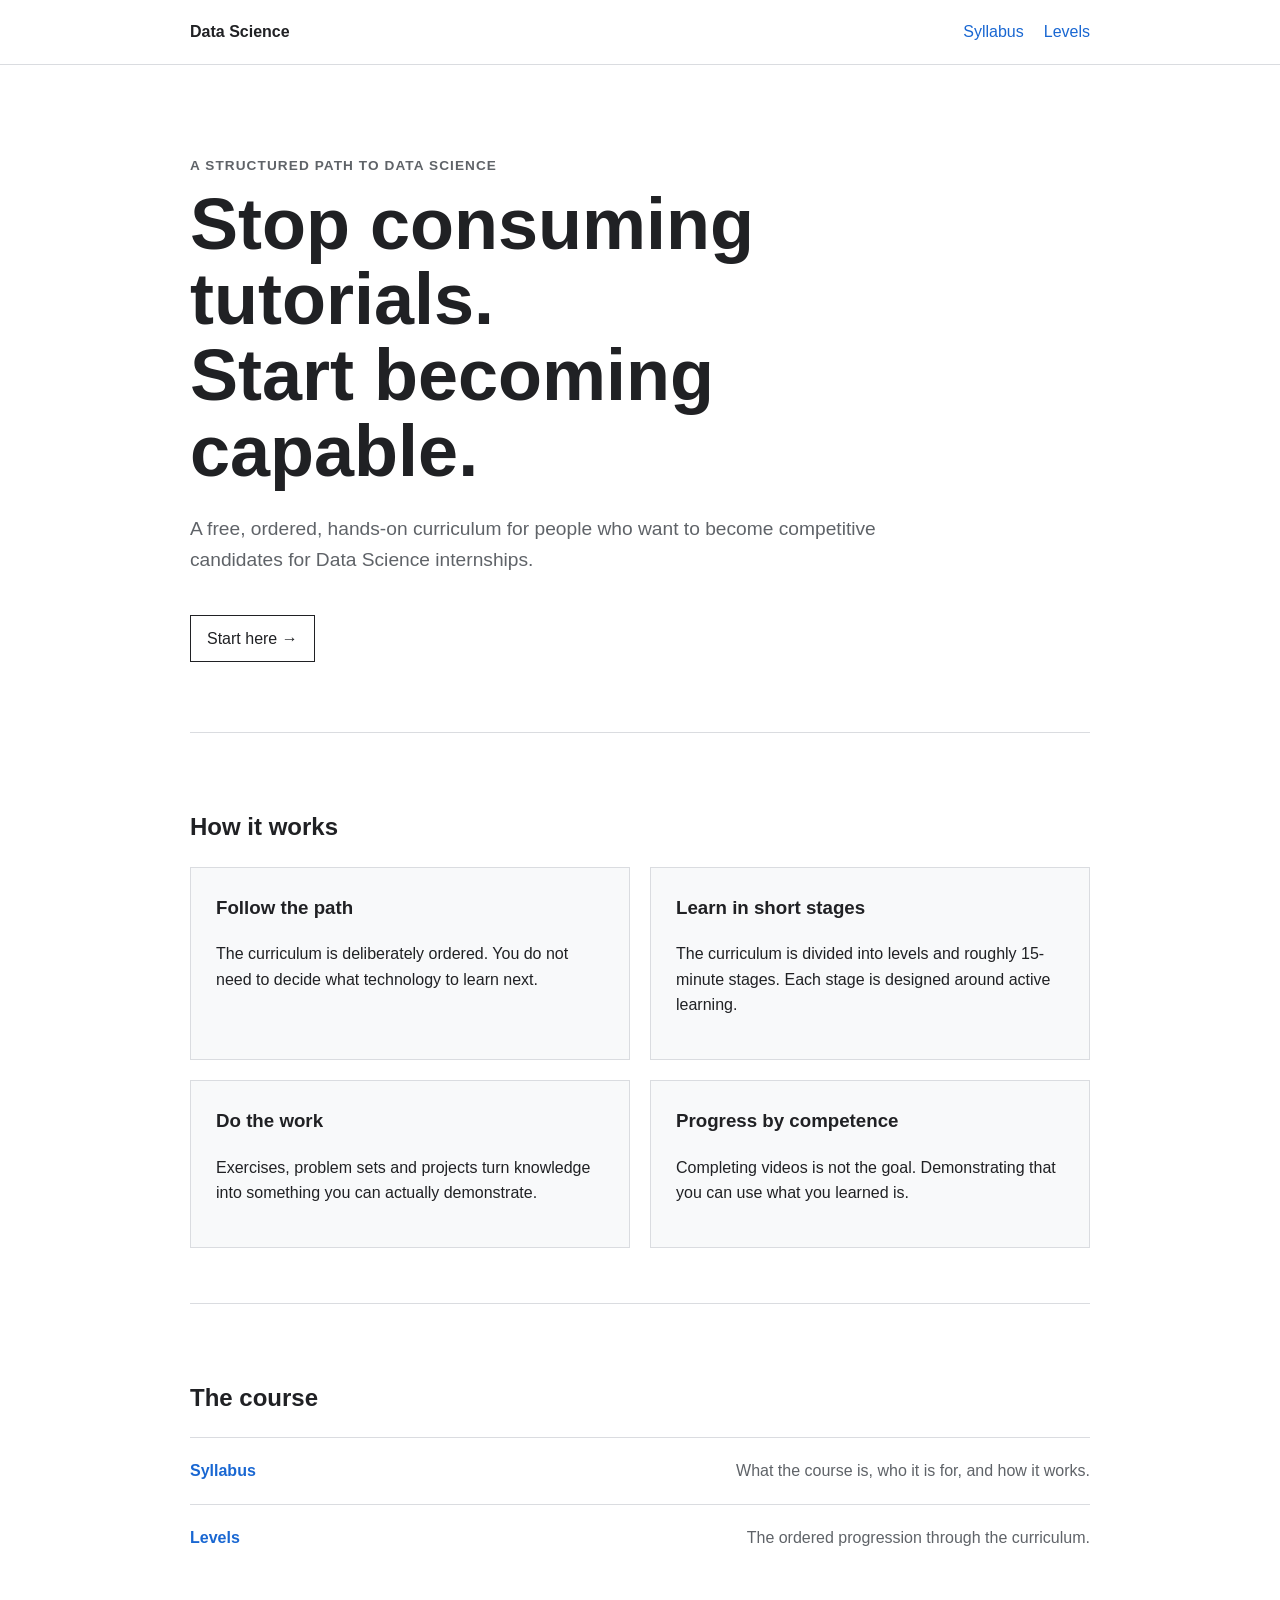
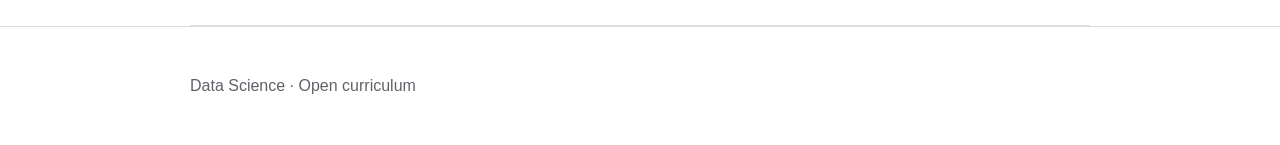
<file: index.html>
<!DOCTYPE html>
<html lang="en">
<head>
  <meta charset="UTF-8">
  <meta name="viewport" content="width=device-width, initial-scale=1.0">
  <title>Data Science</title>
  <link rel="stylesheet" href="style.css">
</head>

<body>

<header class="site-header">
  <div class="container">
    <a class="site-title" href="index.html">Data Science</a>

    <nav>
      <a href="syllabus.html">Syllabus</a>
      <a href="levels.html">Levels</a>
    </nav>
  </div>
</header>

<main class="container">

  <section class="hero">
    <p class="eyebrow">A structured path to Data Science</p>

    <h1>Stop consuming tutorials.<br>Start becoming capable.</h1>

    <p class="lead">
      A free, ordered, hands-on curriculum for people who want to become
      competitive candidates for Data Science internships.
    </p>

    <a class="button" href="syllabus.html">Start here →</a>
  </section>

  <section class="section">
    <h2>How it works</h2>

    <div class="grid">
      <article>
        <h3>Follow the path</h3>
        <p>
          The curriculum is deliberately ordered. You do not need to decide
          what technology to learn next.
        </p>
      </article>

      <article>
        <h3>Learn in short stages</h3>
        <p>
          The curriculum is divided into levels and roughly 15-minute stages.
          Each stage is designed around active learning.
        </p>
      </article>

      <article>
        <h3>Do the work</h3>
        <p>
          Exercises, problem sets and projects turn knowledge into something
          you can actually demonstrate.
        </p>
      </article>

      <article>
        <h3>Progress by competence</h3>
        <p>
          Completing videos is not the goal. Demonstrating that you can use
          what you learned is.
        </p>
      </article>
    </div>
  </section>

  <section class="section">
    <h2>The course</h2>

    <ul class="course-links">
      <li>
        <a href="syllabus.html">
          <strong>Syllabus</strong>
          <span>What the course is, who it is for, and how it works.</span>
        </a>
      </li>

      <li>
        <a href="levels.html">
          <strong>Levels</strong>
          <span>The ordered progression through the curriculum.</span>
        </a>
      </li>
    </ul>
  </section>

</main>

<footer class="site-footer">
  <div class="container">
    <p>Data Science · Open curriculum</p>
  </div>
</footer>

</body>
</html>
</file>
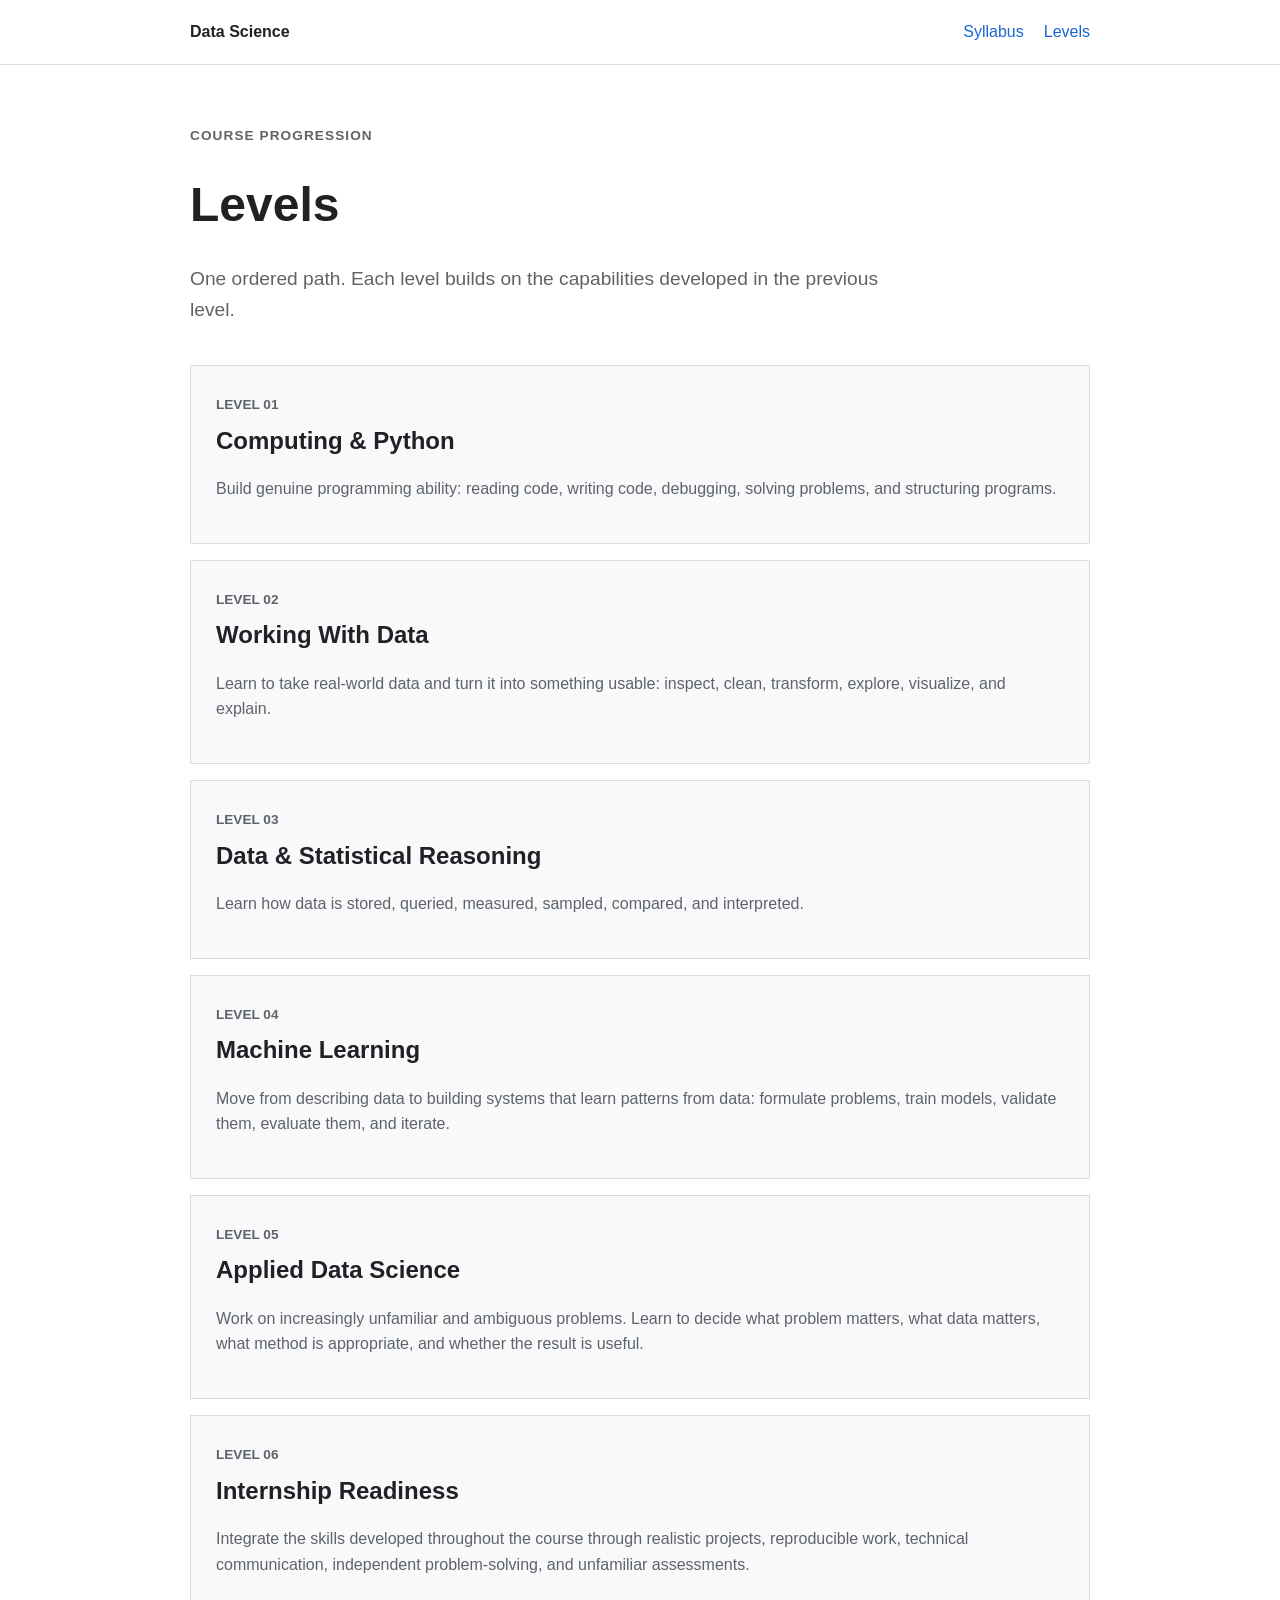
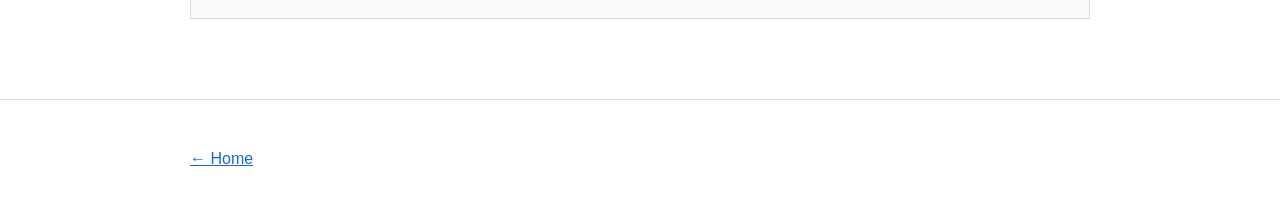
<file: levels.html>
<!DOCTYPE html>
<html lang="en">
<head>
  <meta charset="UTF-8">
  <meta name="viewport" content="width=device-width, initial-scale=1.0">
  <title>Levels — Data Science</title>
  <link rel="stylesheet" href="style.css">
</head>

<body>

<header class="site-header">
  <div class="container">
    <a class="site-title" href="index.html">Data Science</a>

    <nav>
      <a href="syllabus.html">Syllabus</a>
      <a href="levels.html">Levels</a>
    </nav>
  </div>
</header>

<main class="container content">

  <p class="eyebrow">Course progression</p>

  <h1>Levels</h1>

  <p class="lead">
    One ordered path. Each level builds on the capabilities developed in
    the previous level.
  </p>

  <div class="level-list">

    <article class="level">
      <span>LEVEL 01</span>
      <h2>Computing &amp; Python</h2>
      <p>
        Build genuine programming ability: reading code, writing code,
        debugging, solving problems, and structuring programs.
      </p>
    </article>

    <article class="level">
      <span>LEVEL 02</span>
      <h2>Working With Data</h2>
      <p>
        Learn to take real-world data and turn it into something usable:
        inspect, clean, transform, explore, visualize, and explain.
      </p>
    </article>

    <article class="level">
      <span>LEVEL 03</span>
      <h2>Data &amp; Statistical Reasoning</h2>
      <p>
        Learn how data is stored, queried, measured, sampled, compared,
        and interpreted.
      </p>
    </article>

    <article class="level">
      <span>LEVEL 04</span>
      <h2>Machine Learning</h2>
      <p>
        Move from describing data to building systems that learn patterns
        from data: formulate problems, train models, validate them,
        evaluate them, and iterate.
      </p>
    </article>

    <article class="level">
      <span>LEVEL 05</span>
      <h2>Applied Data Science</h2>
      <p>
        Work on increasingly unfamiliar and ambiguous problems. Learn to
        decide what problem matters, what data matters, what method is
        appropriate, and whether the result is useful.
      </p>
    </article>

    <article class="level">
      <span>LEVEL 06</span>
      <h2>Internship Readiness</h2>
      <p>
        Integrate the skills developed throughout the course through
        realistic projects, reproducible work, technical communication,
        independent problem-solving, and unfamiliar assessments.
      </p>
    </article>

  </div>

</main>

<footer class="site-footer">
  <div class="container">
    <p><a href="index.html">← Home</a></p>
  </div>
</footer>

</body>
</html>
</file>
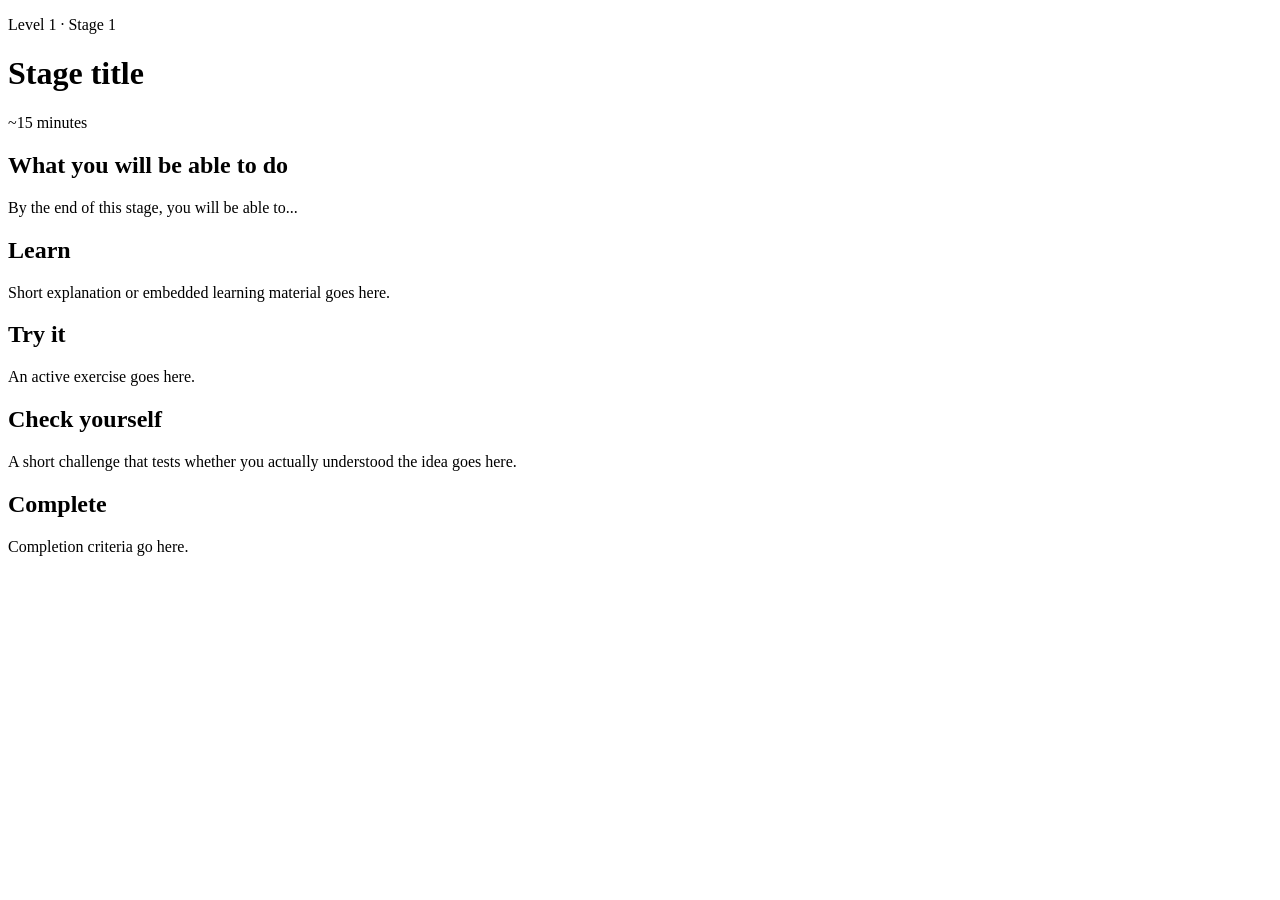
<file: stage-template.html>
<!DOCTYPE html>
<html lang="en">
<head>
  <meta charset="UTF-8">
  <meta name="viewport" content="width=device-width, initial-scale=1.0">
  <title>Stage — Data Science</title>
</head>

<body>

  <header>
    <p>Level 1 · Stage 1</p>
    <h1>Stage title</h1>
    <p>~15 minutes</p>
  </header>

  <main>

    <section>
      <h2>What you will be able to do</h2>
      <p>
        By the end of this stage, you will be able to...
      </p>
    </section>

    <section>
      <h2>Learn</h2>
      <p>
        Short explanation or embedded learning material goes here.
      </p>
    </section>

    <section>
      <h2>Try it</h2>
      <p>
        An active exercise goes here.
      </p>
    </section>

    <section>
      <h2>Check yourself</h2>
      <p>
        A short challenge that tests whether you actually understood
        the idea goes here.
      </p>
    </section>

    <section>
      <h2>Complete</h2>
      <p>
        Completion criteria go here.
      </p>
    </section>

  </main>

</body>
</html>
</file>
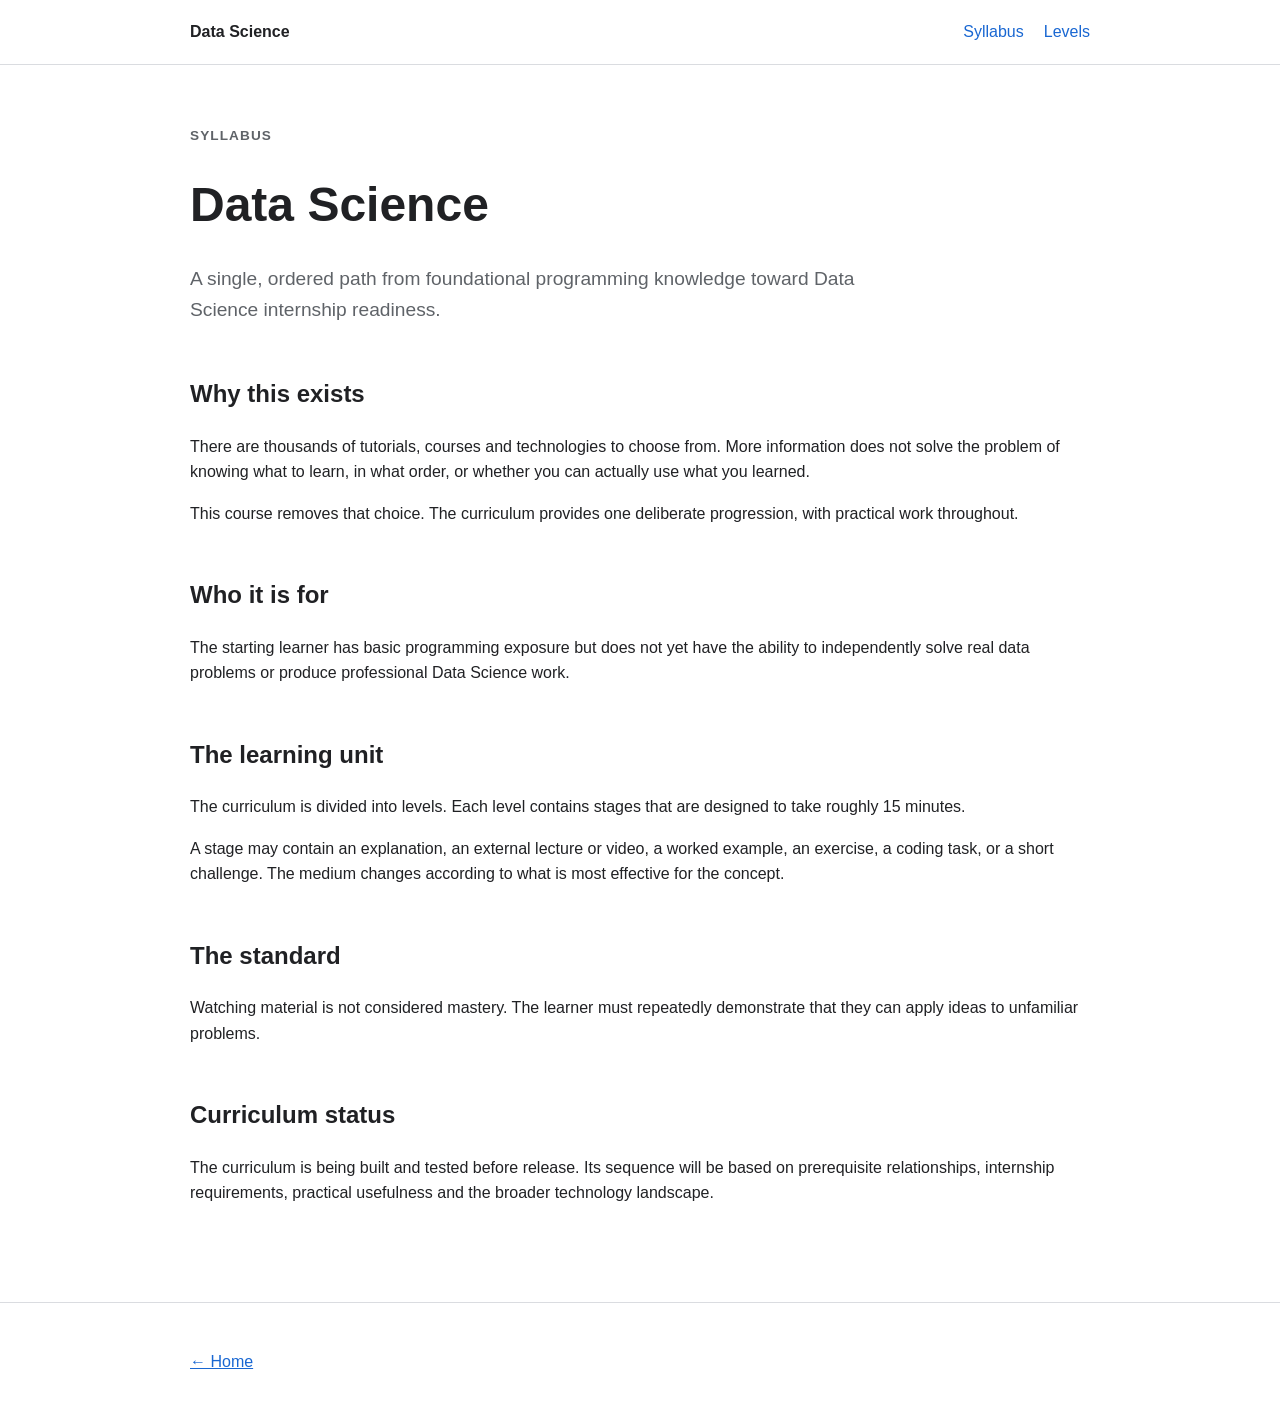
<file: syllabus.html>
<!DOCTYPE html>
<html lang="en">
<head>
  <meta charset="UTF-8">
  <meta name="viewport" content="width=device-width, initial-scale=1.0">
  <title>Syllabus — Data Science</title>
  <link rel="stylesheet" href="style.css">
</head>

<body>

<header class="site-header">
  <div class="container">
    <a class="site-title" href="index.html">Data Science</a>

    <nav>
      <a href="syllabus.html">Syllabus</a>
      <a href="levels.html">Levels</a>
    </nav>
  </div>
</header>

<main class="container content">

  <p class="eyebrow">Syllabus</p>

  <h1>Data Science</h1>

  <p class="lead">
    A single, ordered path from foundational programming knowledge
    toward Data Science internship readiness.
  </p>

  <h2>Why this exists</h2>

  <p>
    There are thousands of tutorials, courses and technologies to choose
    from. More information does not solve the problem of knowing what to
    learn, in what order, or whether you can actually use what you learned.
  </p>

  <p>
    This course removes that choice. The curriculum provides one deliberate
    progression, with practical work throughout.
  </p>

  <h2>Who it is for</h2>

  <p>
    The starting learner has basic programming exposure but does not yet
    have the ability to independently solve real data problems or produce
    professional Data Science work.
  </p>

  <h2>The learning unit</h2>

  <p>
    The curriculum is divided into levels. Each level contains stages that
    are designed to take roughly 15 minutes.
  </p>

  <p>
    A stage may contain an explanation, an external lecture or video,
    a worked example, an exercise, a coding task, or a short challenge.
    The medium changes according to what is most effective for the concept.
  </p>

  <h2>The standard</h2>

  <p>
    Watching material is not considered mastery. The learner must repeatedly
    demonstrate that they can apply ideas to unfamiliar problems.
  </p>

  <h2>Curriculum status</h2>

  <p>
    The curriculum is being built and tested before release. Its sequence
    will be based on prerequisite relationships, internship requirements,
    practical usefulness and the broader technology landscape.
  </p>

</main>

<footer class="site-footer">
  <div class="container">
    <p><a href="index.html">← Home</a></p>
  </div>
</footer>

</body>
</html>
</file>
<file: style.css>
:root {
  --text: #202124;
  --muted: #5f6368;
  --border: #dadce0;
  --background: #ffffff;
  --surface: #f8f9fa;
  --link: #1967d2;
  --max-width: 900px;
}

* {
  box-sizing: border-box;
}

body {
  margin: 0;
  font-family: Arial, Helvetica, sans-serif;
  color: var(--text);
  background: var(--background);
  line-height: 1.6;
}

.container {
  width: min(var(--max-width), calc(100% - 40px));
  margin: 0 auto;
}

.site-header {
  border-bottom: 1px solid var(--border);
}

.site-header .container {
  min-height: 64px;
  display: flex;
  align-items: center;
  justify-content: space-between;
  gap: 20px;
}

.site-title {
  font-weight: 700;
  color: var(--text);
  text-decoration: none;
}

nav {
  display: flex;
  gap: 20px;
}

a {
  color: var(--link);
}

nav a {
  text-decoration: none;
}

.hero {
  padding: 90px 0 70px;
  border-bottom: 1px solid var(--border);
}

.hero h1 {
  max-width: 760px;
  font-size: clamp(2.5rem, 7vw, 4.5rem);
  line-height: 1.05;
  margin: 10px 0 25px;
}

.lead {
  max-width: 700px;
  font-size: 1.2rem;
  color: var(--muted);
}

.eyebrow {
  margin: 0;
  color: var(--muted);
  font-size: 0.85rem;
  font-weight: 700;
  text-transform: uppercase;
  letter-spacing: 0.08em;
}

.button {
  display: inline-block;
  margin-top: 20px;
  padding: 10px 16px;
  border: 1px solid var(--text);
  text-decoration: none;
  color: var(--text);
}

.section {
  padding: 55px 0;
  border-bottom: 1px solid var(--border);
}

.grid {
  display: grid;
  grid-template-columns: repeat(2, 1fr);
  gap: 20px;
}

.grid article,
.level {
  padding: 25px;
  background: var(--surface);
  border: 1px solid var(--border);
}

.grid h3 {
  margin-top: 0;
}

.course-links {
  list-style: none;
  padding: 0;
  margin: 0;
}

.course-links li {
  border-top: 1px solid var(--border);
}

.course-links a {
  display: flex;
  justify-content: space-between;
  gap: 30px;
  padding: 20px 0;
  text-decoration: none;
}

.course-links span {
  color: var(--muted);
  text-align: right;
}

.content {
  padding-top: 60px;
  padding-bottom: 80px;
}

.content h1 {
  font-size: 3rem;
  line-height: 1.1;
}

.content h2 {
  margin-top: 50px;
}

.level-list {
  display: grid;
  gap: 16px;
  margin-top: 40px;
}

.level span {
  color: var(--muted);
  font-size: 0.85rem;
  font-weight: 700;
}

.level h2 {
  margin: 5px 0;
}

.level p {
  color: var(--muted);
}

.site-footer {
  padding: 30px 0;
  border-top: 1px solid var(--border);
  color: var(--muted);
}

@media (max-width: 650px) {
  .site-header .container,
  .course-links a {
    align-items: flex-start;
    flex-direction: column;
  }

  .grid {
    grid-template-columns: 1fr;
  }

  .course-links span {
    text-align: left;
  }
}
</file>
